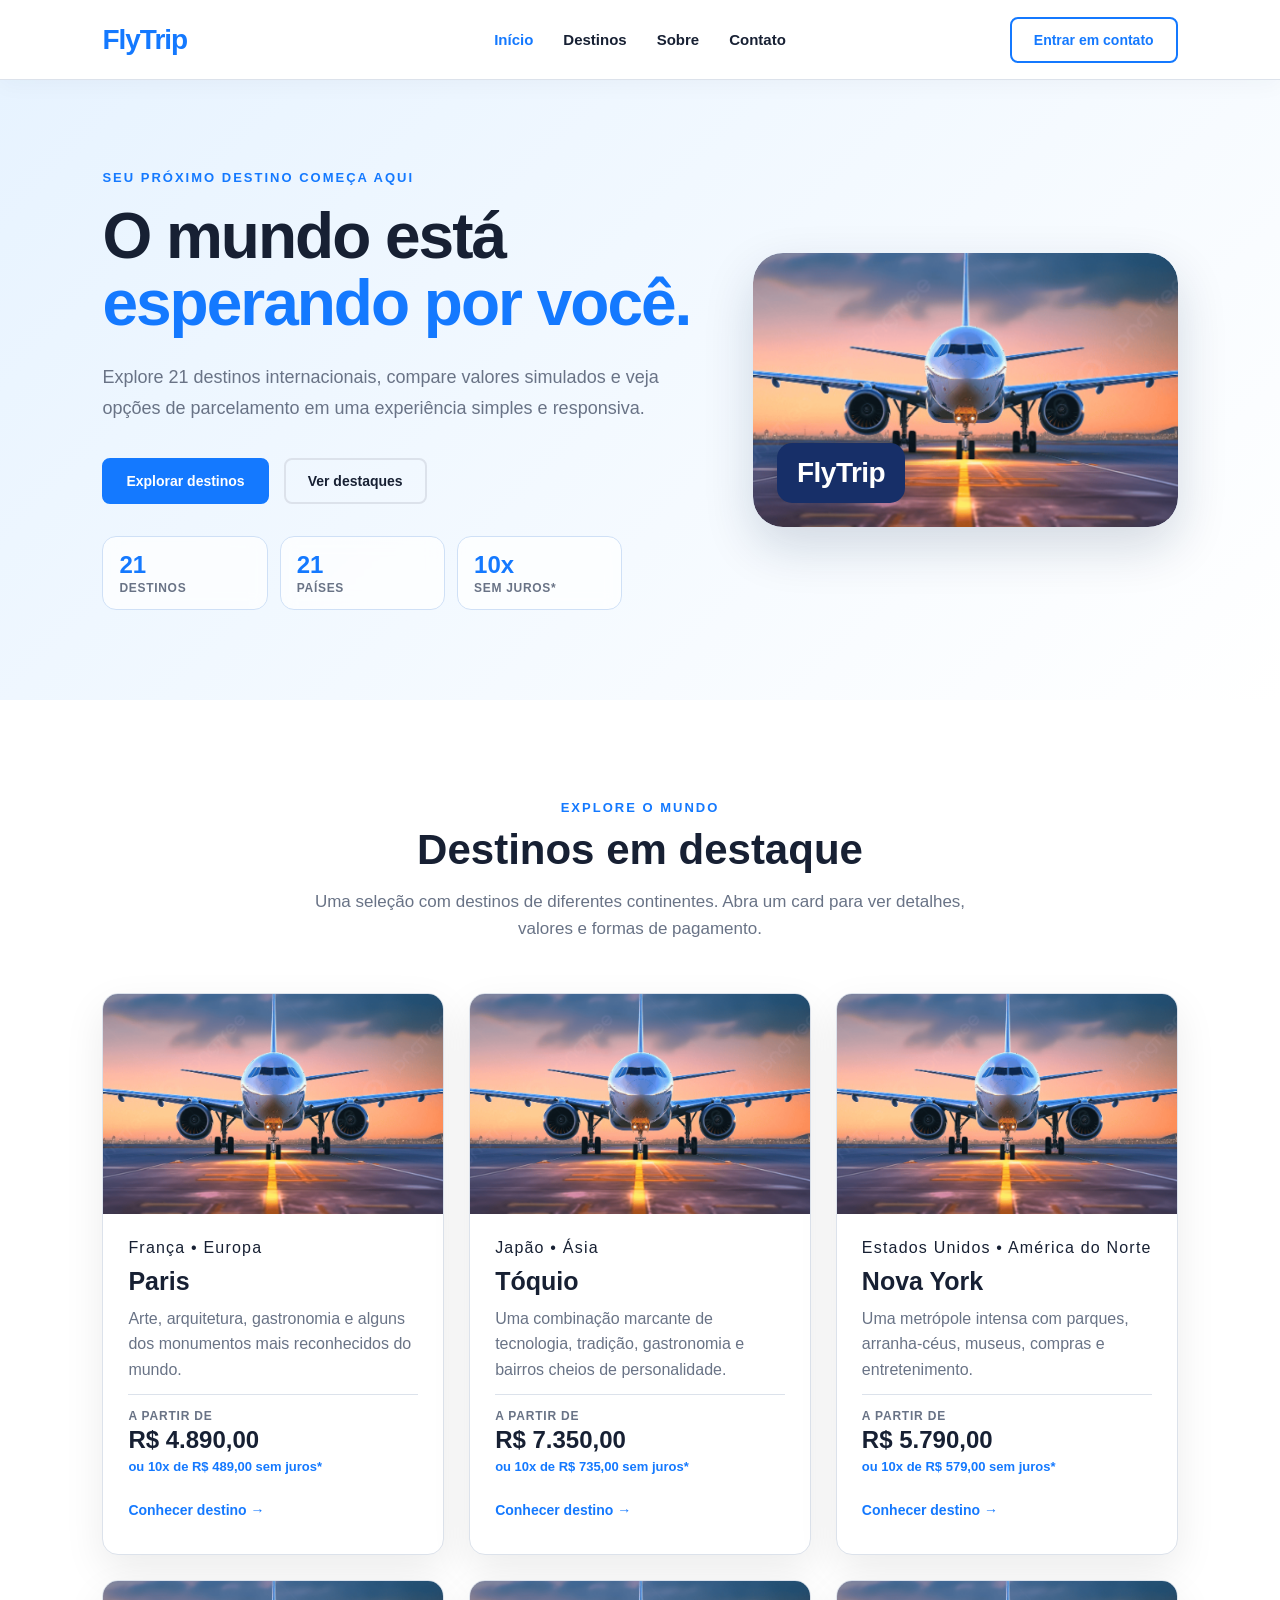
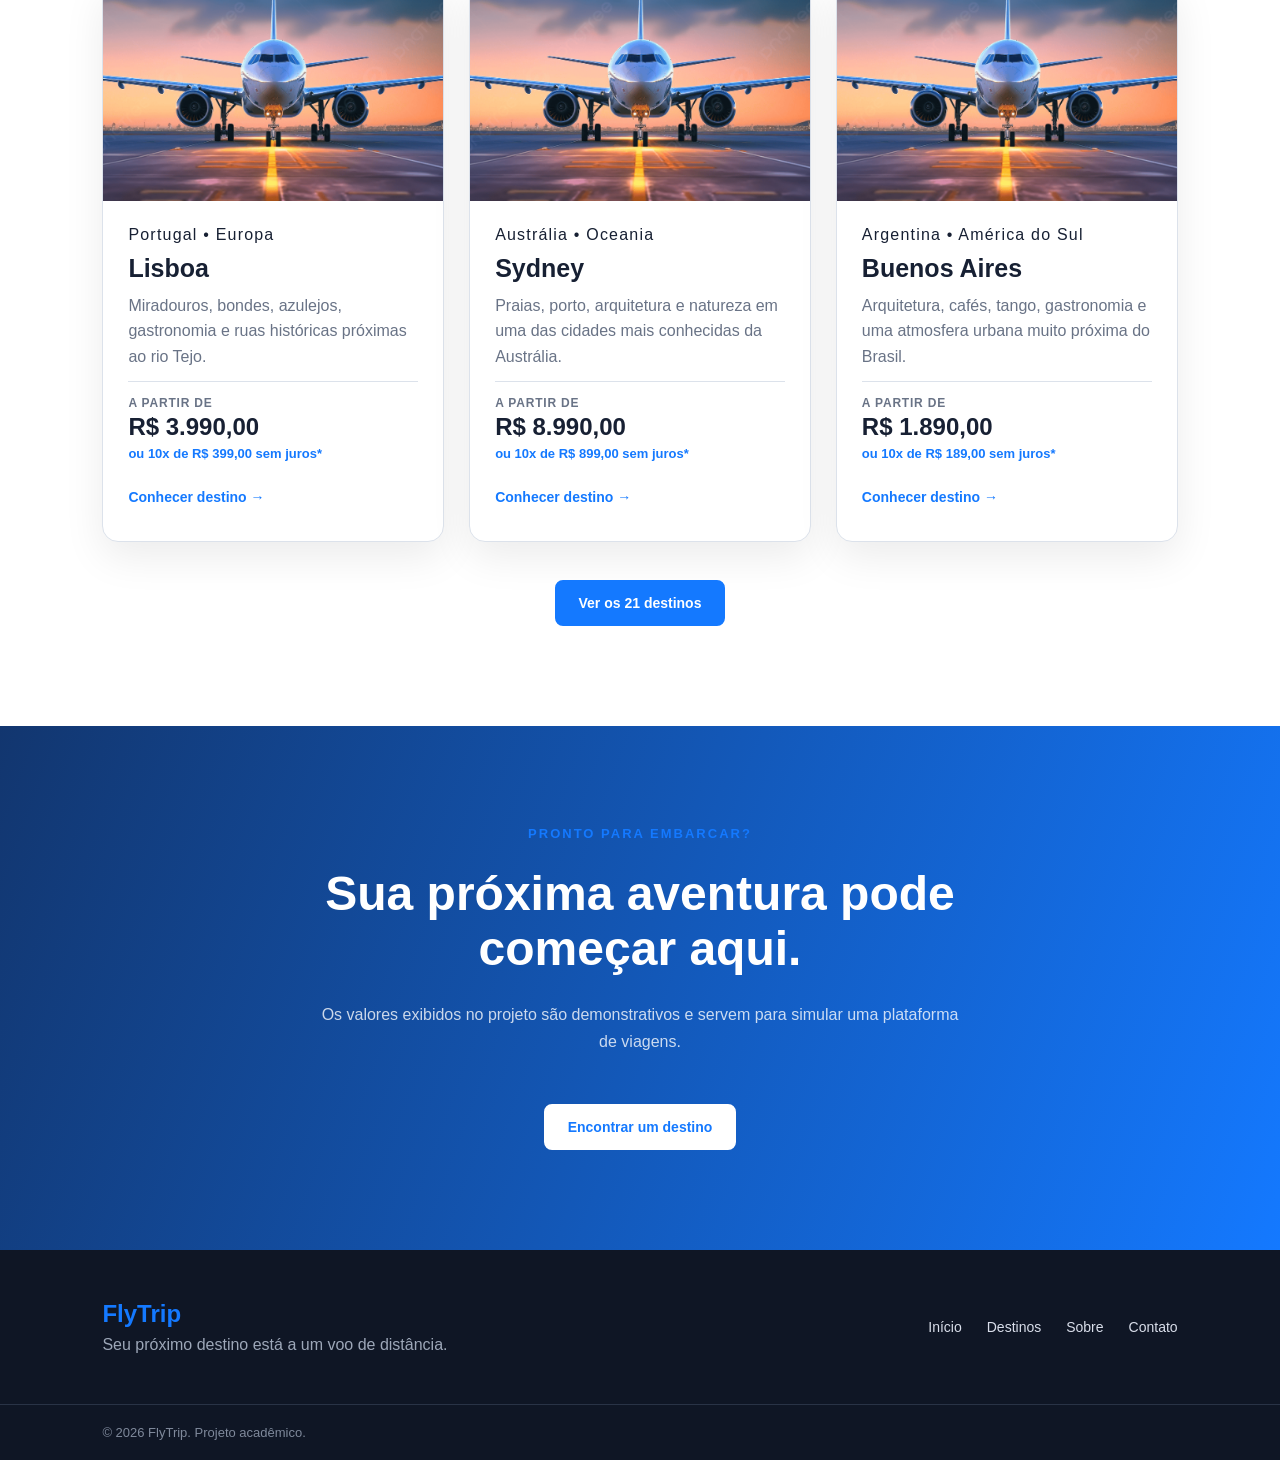
<file: index.html>
<!DOCTYPE html>
<html lang="pt-BR">
<head>
    <meta charset="UTF-8">
    <meta name="viewport" content="width=device-width, initial-scale=1.0">
    <meta name="description" content="FlyTrip: projeto acadêmico de viagens com 21 destinos internacionais, preços simulados e opções de pagamento.">
    <title>FlyTrip | Explore o mundo</title>
    <link rel="stylesheet" href="style.css">
</head>
<body>
<header class="cabecalho">
    <div class="cabecalho-logo"><a class="logo-link" href="index.html">FlyTrip</a></div>
    <nav class="navegacao" aria-label="Navegação principal">
        <a class="navegacao-link navegacao-link-ativo" href="index.html">Início</a>
        <a class="navegacao-link" href="destinos.html">Destinos</a>
        <a class="navegacao-link" href="sobre.html">Sobre</a>
        <a class="navegacao-link" href="contato.html">Contato</a>
    </nav>
    <div class="cabecalho-acoes"><a class="botao botao-secundario" href="contato.html">Entrar em contato</a></div>
</header>
<main>
    <section class="hero">
        <div class="hero-conteudo">
            <p class="hero-subtitulo">SEU PRÓXIMO DESTINO COMEÇA AQUI</p>
            <h1 class="hero-titulo">O mundo está <span class="hero-destaque">esperando por você.</span></h1>
            <p class="hero-descricao">Explore 21 destinos internacionais, compare valores simulados e veja opções de parcelamento em uma experiência simples e responsiva.</p>
            <div class="hero-acoes">
                <a class="botao botao-principal" href="destinos.html">Explorar destinos</a>
                <a class="botao botao-outline" href="#destinos">Ver destaques</a>
            </div>
            <div class="hero-estatisticas" aria-label="Resumo do projeto">
                <div class="hero-estatistica"><strong>21</strong><span>destinos</span></div>
                <div class="hero-estatistica"><strong>21</strong><span>países</span></div>
                <div class="hero-estatistica"><strong>10x</strong><span>sem juros*</span></div>
            </div>
        </div>
        <div class="hero-imagem">
            <img class="hero-imagem-arquivo" src="imagens/hero-aviao-flytrip.png" alt="Avião representando viagens da FlyTrip">
            <div class="hero-logo">FlyTrip</div>
        </div>
    </section>

    <section class="destinos" id="destinos">
        <div class="secao-cabecalho">
            <p class="secao-subtitulo">EXPLORE O MUNDO</p>
            <h2 class="secao-titulo">Destinos em destaque</h2>
            <p class="secao-descricao">Uma seleção com destinos de diferentes continentes. Abra um card para ver detalhes, valores e formas de pagamento.</p>
        </div>
        <div class="destinos-grade" id="destinos-populares"></div>
        <div class="secao-acao-central"><a class="botao botao-principal" href="destinos.html">Ver os 21 destinos</a></div>
    </section>

    <section class="chamada">
        <div class="chamada-conteudo">
            <p class="chamada-subtitulo">PRONTO PARA EMBARCAR?</p>
            <h2 class="chamada-titulo">Sua próxima aventura pode começar aqui.</h2>
            <p class="chamada-descricao">Os valores exibidos no projeto são demonstrativos e servem para simular uma plataforma de viagens.</p>
            <a class="botao botao-principal botao-claro" href="destinos.html">Encontrar um destino</a>
        </div>
    </section>
</main>
<footer class="rodape">
    <div class="rodape-conteudo">
        <div class="rodape-marca"><h2 class="rodape-logo">FlyTrip</h2><p class="rodape-descricao">Seu próximo destino está a um voo de distância.</p></div>
        <div class="rodape-links"><a class="rodape-link" href="index.html">Início</a><a class="rodape-link" href="destinos.html">Destinos</a><a class="rodape-link" href="sobre.html">Sobre</a><a class="rodape-link" href="contato.html">Contato</a></div>
    </div>
    <div class="rodape-final"><p class="rodape-copyright">© 2026 FlyTrip. Projeto acadêmico.</p></div>
</footer>
<script src="script.js"></script>
</body>
</html>
</file>
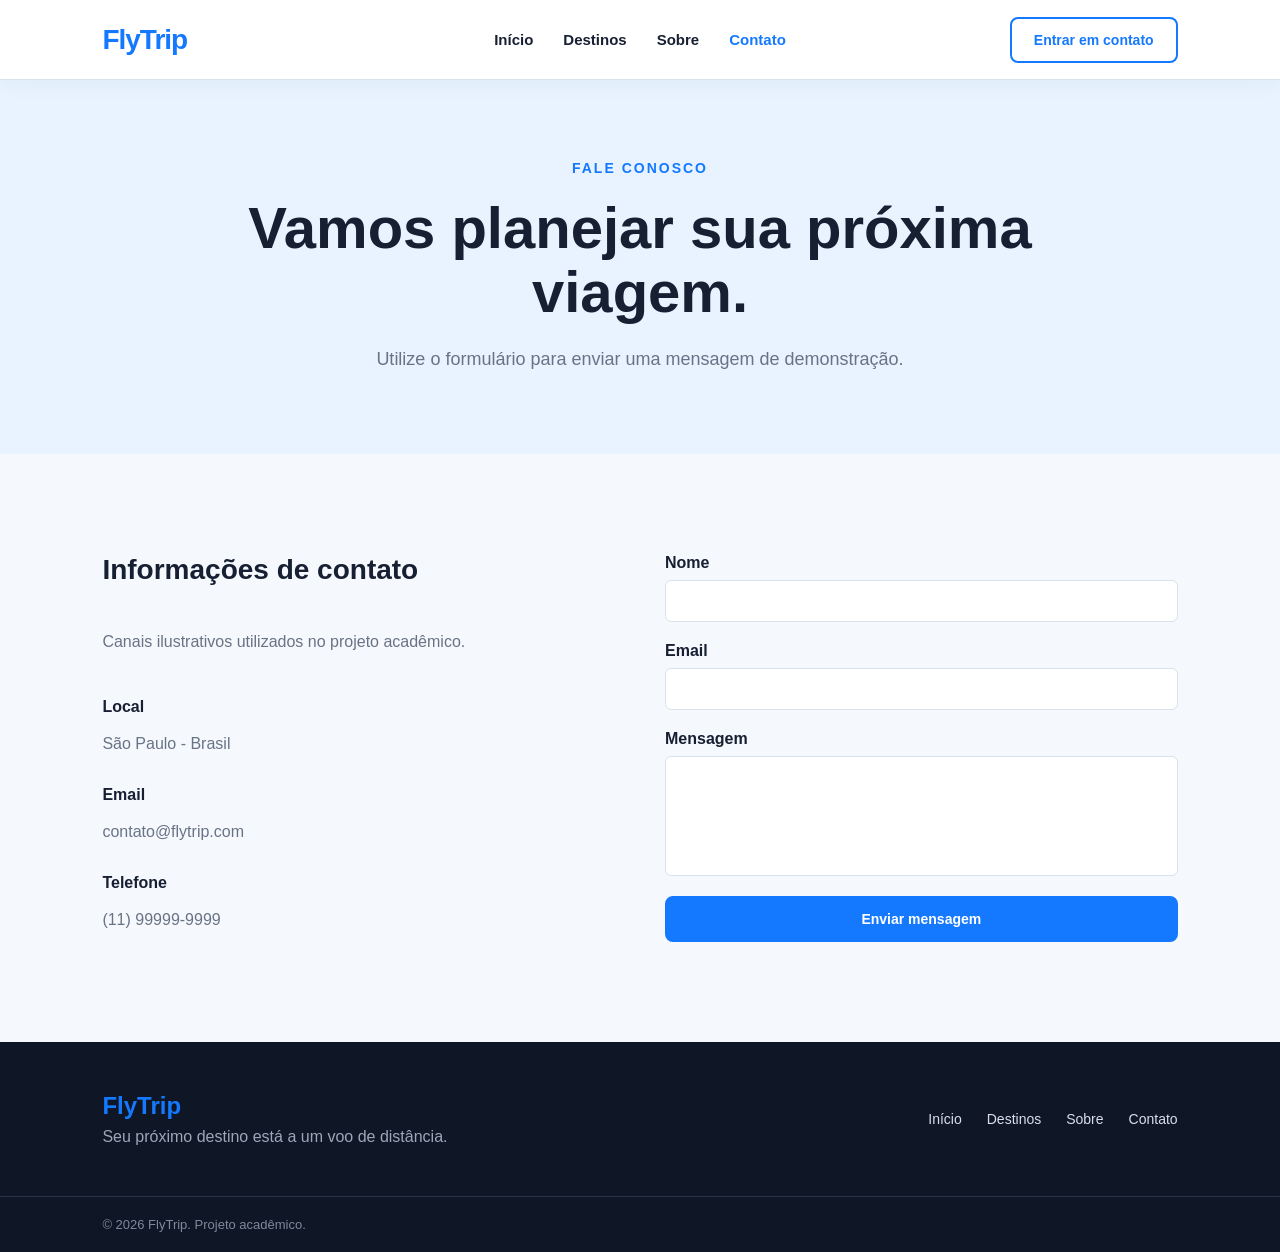
<file: contato.html>
<!DOCTYPE html>
<html lang="pt-BR">
<head>
    <meta charset="UTF-8">
    <meta name="viewport" content="width=device-width, initial-scale=1.0">
    <meta name="description" content="Entre em contato com a FlyTrip.">
    <title>FlyTrip | Contato</title>
    <link rel="stylesheet" href="style.css">
</head>
<body>
<header class="cabecalho">
    <div class="cabecalho-logo"><a class="logo-link" href="index.html">FlyTrip</a></div>
    <nav class="navegacao" aria-label="Navegação principal">
        <a class="navegacao-link" href="index.html">Início</a>
        <a class="navegacao-link" href="destinos.html">Destinos</a>
        <a class="navegacao-link" href="sobre.html">Sobre</a>
        <a class="navegacao-link navegacao-link-ativo" href="contato.html">Contato</a>
    </nav>
    <div class="cabecalho-acoes"><a class="botao botao-secundario" href="contato.html">Entrar em contato</a></div>
</header>
<main>
    <section class="pagina-introducao">
        <div class="pagina-introducao-conteudo">
            <p class="pagina-subtitulo">FALE CONOSCO</p>
            <h1 class="pagina-titulo">Vamos planejar sua próxima viagem.</h1>
            <p class="pagina-descricao">Utilize o formulário para enviar uma mensagem de demonstração.</p>
        </div>
    </section>
    <section class="contato">
        <div class="contato-container">
            <div class="contato-info">
                <h2 class="contato-info-titulo">Informações de contato</h2>
                <p class="contato-info-texto">Canais ilustrativos utilizados no projeto acadêmico.</p>
                <div class="contato-item"><p class="contato-item-titulo">Local</p><p class="contato-item-texto">São Paulo - Brasil</p></div>
                <div class="contato-item"><p class="contato-item-titulo">Email</p><p class="contato-item-texto">contato@flytrip.com</p></div>
                <div class="contato-item"><p class="contato-item-titulo">Telefone</p><p class="contato-item-texto">(11) 99999-9999</p></div>
            </div>
            <div class="contato-formulario">
                <form class="formulario" id="formulario-contato">
                    <div class="form-grupo"><label class="form-label" for="nome">Nome</label><input type="text" class="form-input" id="nome" required></div>
                    <div class="form-grupo"><label class="form-label" for="email">Email</label><input type="email" class="form-input" id="email" required></div>
                    <div class="form-grupo"><label class="form-label" for="mensagem">Mensagem</label><textarea class="form-textarea" id="mensagem" required></textarea></div>
                    <button type="submit" class="botao botao-principal">Enviar mensagem</button>
                    <p class="form-sucesso" id="mensagem-sucesso" role="status">Mensagem enviada com sucesso! (Demonstração)</p>
                </form>
            </div>
        </div>
    </section>
</main>
<footer class="rodape">
    <div class="rodape-conteudo"><div class="rodape-marca"><h2 class="rodape-logo">FlyTrip</h2><p class="rodape-descricao">Seu próximo destino está a um voo de distância.</p></div><div class="rodape-links"><a class="rodape-link" href="index.html">Início</a><a class="rodape-link" href="destinos.html">Destinos</a><a class="rodape-link" href="sobre.html">Sobre</a><a class="rodape-link" href="contato.html">Contato</a></div></div>
    <div class="rodape-final"><p class="rodape-copyright">© 2026 FlyTrip. Projeto acadêmico.</p></div>
</footer>
<script src="script.js"></script>
</body>
</html>
</file>
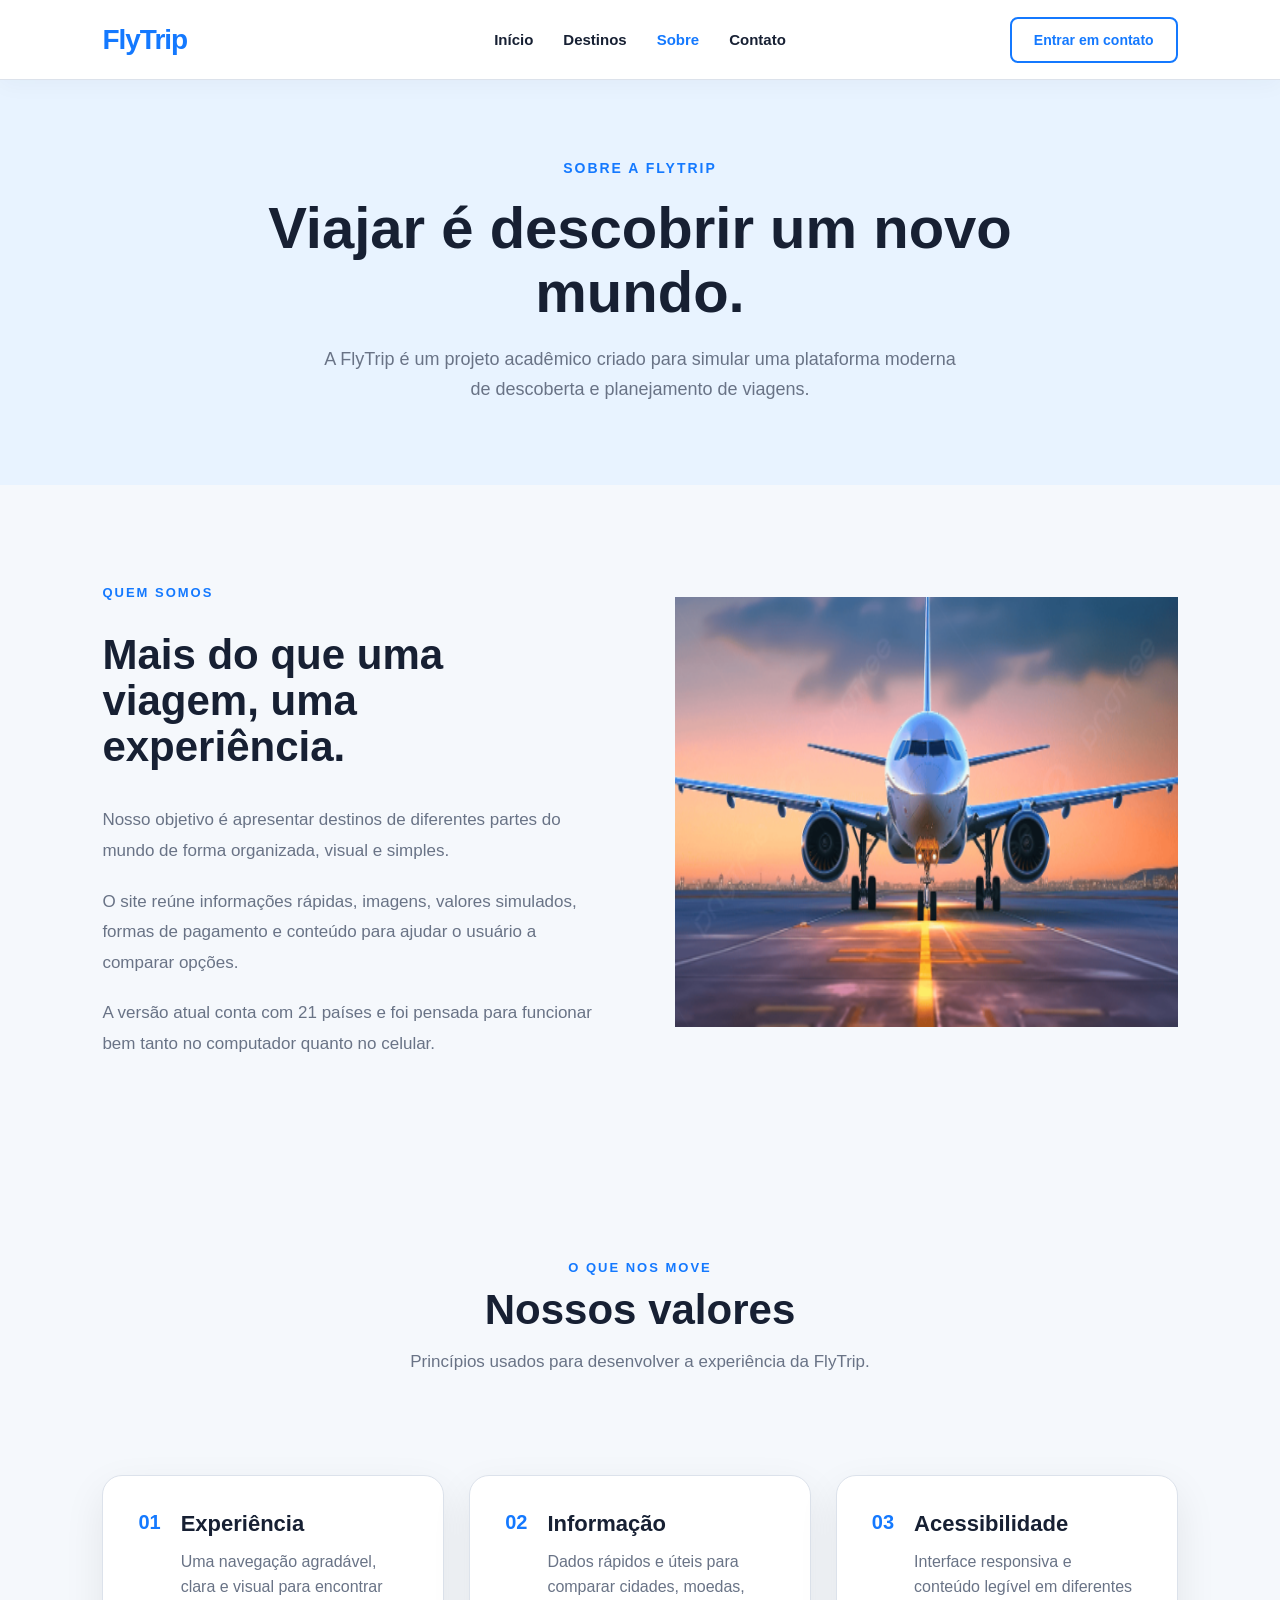
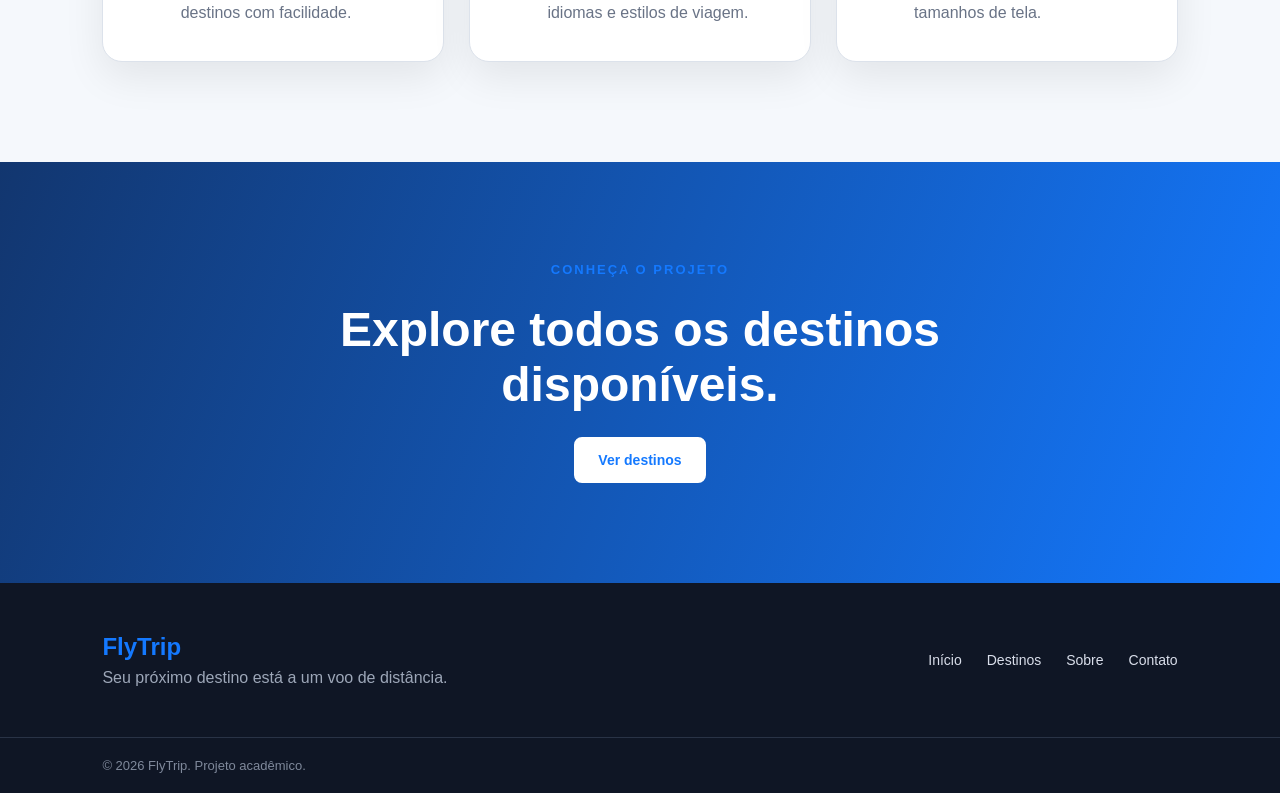
<file: sobre.html>
<!DOCTYPE html>
<html lang="pt-BR">
<head>
    <meta charset="UTF-8">
    <meta name="viewport" content="width=device-width, initial-scale=1.0">
    <meta name="description" content="Conheça a proposta e os valores da FlyTrip, projeto acadêmico de uma plataforma de viagens.">
    <title>FlyTrip | Sobre</title>
    <link rel="stylesheet" href="style.css">
</head>
<body>
<header class="cabecalho">
    <div class="cabecalho-logo"><a class="logo-link" href="index.html">FlyTrip</a></div>
    <nav class="navegacao" aria-label="Navegação principal">
        <a class="navegacao-link" href="index.html">Início</a>
        <a class="navegacao-link" href="destinos.html">Destinos</a>
        <a class="navegacao-link navegacao-link-ativo" href="sobre.html">Sobre</a>
        <a class="navegacao-link" href="contato.html">Contato</a>
    </nav>
    <div class="cabecalho-acoes"><a class="botao botao-secundario" href="contato.html">Entrar em contato</a></div>
</header>
<main>
    <section class="pagina-introducao">
        <div class="pagina-introducao-conteudo">
            <p class="pagina-subtitulo">SOBRE A FLYTRIP</p>
            <h1 class="pagina-titulo">Viajar é descobrir um novo mundo.</h1>
            <p class="pagina-descricao">A FlyTrip é um projeto acadêmico criado para simular uma plataforma moderna de descoberta e planejamento de viagens.</p>
        </div>
    </section>
    <section class="sobre-apresentacao">
        <div class="sobre-texto">
            <p class="secao-subtitulo">QUEM SOMOS</p>
            <h2 class="secao-titulo">Mais do que uma viagem, uma experiência.</h2>
            <p class="sobre-descricao">Nosso objetivo é apresentar destinos de diferentes partes do mundo de forma organizada, visual e simples.</p>
            <p class="sobre-descricao">O site reúne informações rápidas, imagens, valores simulados, formas de pagamento e conteúdo para ajudar o usuário a comparar opções.</p>
            <p class="sobre-descricao">A versão atual conta com 21 países e foi pensada para funcionar bem tanto no computador quanto no celular.</p>
        </div>
        <div class="sobre-imagem">
            <img class="sobre-imagem-real imagem-com-fallback" src="https://images.unsplash.com/photo-1510634047060-93a4747e85c4?auto=format&fit=crop&fm=jpg&q=85&w=1600" alt="Equipe de aviação representando a FlyTrip" loading="lazy">
        </div>
    </section>
    <section class="valores">
        <div class="secao-cabecalho">
            <p class="secao-subtitulo">O QUE NOS MOVE</p>
            <h2 class="secao-titulo">Nossos valores</h2>
            <p class="secao-descricao">Princípios usados para desenvolver a experiência da FlyTrip.</p>
        </div>
        <div class="valores-grade">
            <article class="valor-card"><div class="valor-numero">01</div><div class="valor-conteudo"><h3 class="valor-titulo">Experiência</h3><p class="valor-descricao">Uma navegação agradável, clara e visual para encontrar destinos com facilidade.</p></div></article>
            <article class="valor-card"><div class="valor-numero">02</div><div class="valor-conteudo"><h3 class="valor-titulo">Informação</h3><p class="valor-descricao">Dados rápidos e úteis para comparar cidades, moedas, idiomas e estilos de viagem.</p></div></article>
            <article class="valor-card"><div class="valor-numero">03</div><div class="valor-conteudo"><h3 class="valor-titulo">Acessibilidade</h3><p class="valor-descricao">Interface responsiva e conteúdo legível em diferentes tamanhos de tela.</p></div></article>
        </div>
    </section>
    <section class="chamada"><div class="chamada-conteudo"><p class="chamada-subtitulo">CONHEÇA O PROJETO</p><h2 class="chamada-titulo">Explore todos os destinos disponíveis.</h2><a class="botao botao-principal botao-claro" href="destinos.html">Ver destinos</a></div></section>
</main>
<footer class="rodape">
    <div class="rodape-conteudo"><div class="rodape-marca"><h2 class="rodape-logo">FlyTrip</h2><p class="rodape-descricao">Seu próximo destino está a um voo de distância.</p></div><div class="rodape-links"><a class="rodape-link" href="index.html">Início</a><a class="rodape-link" href="destinos.html">Destinos</a><a class="rodape-link" href="sobre.html">Sobre</a><a class="rodape-link" href="contato.html">Contato</a></div></div>
    <div class="rodape-final"><p class="rodape-copyright">© 2026 FlyTrip. Projeto acadêmico.</p></div>
</footer>
<script src="script.js"></script>
</body>
</html>
</file>
<file: style.css>
/* ========================================
   CONFIGURAÇÕES GERAIS
======================================== */
* {
    margin: 0;
    padding: 0;
    box-sizing: border-box;
}
html {
    scroll-behavior: smooth;
}
body {
    font-family: Arial, Helvetica, sans-serif;
    background-color: #f5f8fc;
    color: #172033;
}
html,
body {
    width: 100%;
    max-width: 100%;
    overflow-x: hidden;
}
a {
    text-decoration: none;
}
img {
    max-width: 100%;
    display: block;
}
/* ========================================
   VARIÁVEIS
======================================== */
:root {
    --azul-principal: #1479ff;
    --azul-escuro: #075ac7;
    --azul-fundo: #e8f3ff;
    --fundo: #f5f8fc;
    --branco: #ffffff;
    --texto: #172033;
    --texto-secundario: #697386;
    --borda: #dce2eb;
    --sombra: 0 15px 40px rgba(0, 0, 0, 0.08);
}
/* ========================================
   PÁGINA SOBRE
======================================== */

/* ========================================
   APRESENTAÇÃO
======================================== */
.sobre-apresentacao {
    display: grid;
    grid-template-columns: 1fr 1fr;
    gap: 70px;
    align-items: center;
    padding: 100px 8%;
}
.sobre-texto {
    display: grid;
    grid-template-columns: 1fr;
    gap: 20px;
}
.sobre-descricao {
    margin: 0;
    color: var(--texto-secundario);
    font-size: 17px;
    line-height: 1.8;
}
.sobre-imagem {
    display: grid;
    min-height: 450px;
}
.sobre-imagem .imagem-placeholder {
    display: grid;
    align-content: center;
    justify-items: center;
    min-height: 450px;
    border-radius: 25px;
    background-color: var(--azul-fundo);
    border: 1px solid var(--borda);
}
.sobre-imagem .imagem-placeholder-texto {
    font-size: 32px;
    font-weight: 700;
    color: var(--azul-principal);
}
.sobre-imagem .imagem-placeholder-legenda {
    color: var(--texto-secundario);
}
/* ========================================
   VALORES
======================================== */
.valores {
    display: grid;
    grid-template-columns: 1fr;
    gap: 50px;
    padding: 100px 8%;
    background-color: var(--fundo);
}
.valores-grade {
    display: grid;
    grid-template-columns: repeat(3, 1fr);
    gap: 25px;
}
.valor-card {
    display: grid;
    grid-template-columns: auto 1fr;
    gap: 20px;
    padding: 35px;
    background-color: var(--branco);
    border: 1px solid var(--borda);
    border-radius: 20px;
    box-shadow: var(--sombra);
    transition: transform 0.3s ease, box-shadow 0.3s ease;
}
.valor-card:hover {
    transform: translateY(-8px);
}
.valor-numero {
    color: var(--azul-principal);
    font-size: 20px;
    font-weight: 800;
}
.valor-conteudo {
    display: grid;
    grid-template-columns: 1fr;
    gap: 12px;
}
.valor-titulo {
    margin: 0;
    color: var(--texto);
    font-size: 22px;
}
.valor-descricao {
    margin: 0;
    color: var(--texto-secundario);
    line-height: 1.6;
}
/* ========================================
   RESPONSIVIDADE DA PÁGINA SOBRE
======================================== */
@media (max-width: 1000px) {
    .sobre-apresentacao {
        grid-template-columns: 1fr;
        gap: 50px;
    }
    .sobre-imagem {
        order: -1;
    }
    .valores-grade {
        grid-template-columns: 1fr;
    }
}
@media (max-width: 650px) {
    .sobre-apresentacao {
        padding: 70px 6%;
    }
    .valores {
        padding: 70px 6%;
    }
    .valor-card {
        grid-template-columns: 1fr;
        gap: 15px;
        padding: 25px;
    }
    .sobre-imagem,
    .sobre-imagem .imagem-placeholder {
        min-height: 320px;
    }
}
/* ========================================
   CABEÇALHO
======================================== */
.cabecalho {
    width: 100%;
    max-width: 100%;
    min-height: 80px;
    padding: 0 8%;
    display: grid;
    grid-template-columns: 1fr auto 1fr;
    align-items: center;
    gap: 30px;
    background-color: var(--branco);
    border-bottom: 1px solid var(--borda);
}
.cabecalho-logo {
    justify-self: start;
}
.logo-link {
    color: var(--azul-principal);
    font-size: 28px;
    font-weight: 800;
    letter-spacing: -1px;
}
.navegacao {
    display: grid;
    grid-template-columns: repeat(4, auto);
    gap: 30px;
    align-items: center;
}
.navegacao-item {
    display: grid;
    place-items: center;
}
.navegacao-link {
    color: var(--texto);
    font-size: 15px;
    font-weight: 600;
    transition: 0.3s;
}
.navegacao-link:hover {
    color: var(--azul-principal);
}
.navegacao-link-ativo {
    color: var(--azul-principal);
}
.cabecalho-acoes {
    justify-self: end;
}
/* ========================================
   BOTÕES
======================================== */
.botao {
    display: inline-flex;
    align-items: center;
    justify-content: center;
    min-height: 46px;
    padding: 0 22px;
    border-radius: 8px;
    font-size: 14px;
    font-weight: 700;
    cursor: pointer;
    transition: transform 0.3s, background-color 0.3s, color 0.3s, border-color 0.3s;
}
.botao-principal {
    background-color: var(--azul-principal);
    color: var(--branco);
    border: 2px solid var(--azul-principal);
}
.botao-principal:hover {
    background-color: var(--azul-escuro);
    border-color: var(--azul-escuro);
    transform: translateY(-2px);
}
.botao-secundario {
    background-color: transparent;
    color: var(--azul-principal);
    border: 2px solid var(--azul-principal);
}
.botao-secundario:hover {
    background-color: var(--azul-principal);
    color: var(--branco);
}
.botao-outline {
    background-color: transparent;
    color: var(--texto);
    border: 2px solid var(--borda);
}
.botao-outline:hover {
    color: var(--azul-principal);
    border-color: var(--azul-principal);
}
/* ========================================
   HERO
======================================== */
.hero {
    width: 100%;
    min-height: 620px;
    padding: 80px 8%;
    display: grid;
    grid-template-columns: repeat(12, 1fr);
    align-items: center;
    gap: 40px;
    background: linear-gradient(135deg, #e7f3ff, #ffffff);
}
/* Parte esquerda */
.hero-conteudo {
    grid-column: 1 / 8;
}
.hero-texto {
    max-width: 650px;
}
.hero-subtitulo {
    margin-bottom: 18px;
    color: var(--azul-principal);
    font-size: 13px;
    font-weight: 800;
    letter-spacing: 2px;
}
.hero-titulo {
    margin-bottom: 25px;
    font-size: clamp(45px, 5vw, 70px);
    line-height: 1.05;
    letter-spacing: -2px;
}
.hero-destaque {
    color: var(--azul-principal);
}
.hero-descricao {
    max-width: 580px;
    margin-bottom: 35px;
    color: var(--texto-secundario);
    font-size: 18px;
    line-height: 1.7;
}
.hero-acoes {
    display: grid;
    grid-template-columns: auto auto;
    justify-content: start;
    gap: 15px;
}
.hero-acao {
    display: grid;
}
/* Parte direita */
.hero-imagem {
    grid-column: 8 / 13;
    min-height: 400px;
    display: grid;
    place-items: center;
}
.imagem-placeholder {
    width: 100%;
    height: 100%;
    min-height: 250px;
    display: grid;
    place-items: center;
    align-content: center;
    gap: 10px;
    border: 3px dashed var(--azul-principal);
    border-radius: 24px;
    background-color: var(--azul-fundo);
}
.imagem-placeholder-texto {
    color: var(--azul-principal);
    font-size: 22px;
    font-weight: 800;
}
.imagem-placeholder-legenda {
    color: var(--texto-secundario);
    font-size: 14px;
}
/* ========================================
   SEÇÃO DE DESTINOS
======================================== */
.destinos {
    padding: 100px 8%;
    background-color: var(--branco);
}
.secao-cabecalho {
    max-width: 700px;
    margin: 0 auto 50px;
    text-align: center;
}
.secao-subtitulo {
    margin-bottom: 12px;
    color: var(--azul-principal);
    font-size: 13px;
    font-weight: 800;
    letter-spacing: 2px;
}
.secao-titulo {
    margin-bottom: 15px;
    font-size: 42px;
    line-height: 1.1
}
.secao-descricao {
    color: var(--texto-secundario);
    font-size: 17px;
    line-height: 1.6;
}
/* GRID DOS CARDS */
.destinos-grade {
    display: grid;
    grid-template-columns: repeat(3, 1fr);
    gap: 25px;
}
.destino-card {
    display: grid;
    grid-template-rows: 220px auto;
    overflow: hidden;
    background-color: var(--branco);
    border: 1px solid var(--borda);
    border-radius: 16px;
    box-shadow: var(--sombra);
    transition: transform 0.3s, box-shadow 0.3s;
}
.destino-card:hover {
    transform: translateY(-8px);
    box-shadow:
        0 20px 45px rgba(0, 0, 0, 0.12);
}
.destino-imagem {
    display: grid;
    overflow: hidden;
}
.destino-imagem .imagem-placeholder {
    min-height: 0;
    height: 100%;
    border: none;
    border-radius: 0;
}
.destino-conteudo {
    display: grid;
    align-content: start;
    gap: 12px;
    padding: 25px;
}
.destino-titulo {
    font-size: 25px;
}
.destino-descricao {
    color: var(--texto-secundario);
    line-height: 1.6;
}
.destino-link {
    width: max-content;
    margin-top: 5px;
    color: var(--azul-principal);
    font-size: 14px;
    font-weight: 700;
}
.destino-link:hover {
    color: var(--azul-escuro);
}
/* ========================================
   INTRODUÇÃO DAS PÁGINAS
======================================== */
.pagina-introducao {
    display: grid;
    grid-template-columns: 1fr;
    min-height: 350px;
    align-items: center;
    padding: 80px 8%;
    background-color: var(--azul-fundo);
    text-align: center;
}
.pagina-introducao-conteudo {
    display: grid;
    grid-template-columns: 1fr;
    gap: 20px;
    max-width: 800px;
    margin: 0 auto;
}
.pagina-subtitulo {
    margin: 0;
    color: var(--azul-principal);
    font-size: 14px;
    font-weight: 700;
    letter-spacing: 2px;
}
.pagina-titulo {
    margin: 0;
    color: var(--texto);
    font-size: clamp(36px, 5vw, 58px);
    line-height: 1.1;
}
.pagina-descricao {
    max-width: 650px;
    margin: 0 auto;
    color: var(--texto-secundario);
    font-size: 18px;
    line-height: 1.7;
}
/* ========================================
   DESTINOS DA PÁGINA
======================================== */
.destinos-pagina {
    display: grid;
    grid-template-columns: 1fr;
    gap: 50px;
    padding: 90px 8%;
}
/* ========================================
   CHAMADA FINAL
======================================== */
.chamada {
    padding: 100px 8%;
    background: linear-gradient(110deg, #12366f, #1479ff);
}
.chamada-conteudo {
    max-width: 800px;
    margin: 0 auto;
    display: grid;
    justify-items: center;
    gap: 25px;
    text-align: center;
}
.chamada-subtitulo {
    color: var(--azul-principal);
    font-size: 13px;
    font-weight: 800;
    letter-spacing: 2px;
}
.chamada-titulo {
    color: var(--branco);
    font-size: 48px;
    line-height: 1.15;
}
/* ========================================
   CONTATO
======================================== */
.contato {
    padding: 100px 8%;
}
.contato-container {
    display: grid;
    grid-template-columns: 1fr 1fr;
    gap: 50px;
}
/* INFO */
.contato-info {
    display: grid;
    gap: 20px;
}
.contato-info-titulo {
    font-size: 28px;
}
.contato-info-texto {
    color: var(--texto-secundario);
}
.contato-item {
    display: grid;
    gap: 5px;
}
.contato-item-titulo {
    font-weight: 700;
}
.contato-item-texto {
    color: var(--texto-secundario);
}
/* FORM */
.contato-formulario {
    display: grid;
}
.formulario {
    display: grid;
    gap: 20px;
}
.form-grupo {
    display: grid;
    gap: 8px;
}
.form-label {
    font-weight: 600;
}
.form-input,
.form-textarea {
    padding: 12px;
    border: 1px solid var(--borda);
    border-radius: 6px;
    font-size: 14px;
}
.form-textarea {
    min-height: 120px;
    resize: none;
}
.form-sucesso {
    display: none;
    color: green;
    font-weight: bold;
}
/* RESPONSIVO */
@media (max-width: 900px) {
    .contato-container {
        grid-template-columns: 1fr;
    }
}
/* ========================================
   RODAPÉ
======================================== */
.rodape {
    background-color: #0f1625;
    color: var(--branco);
}
.rodape-conteudo {
    padding: 50px 8%;
    display: grid;
    grid-template-columns: 1fr auto;
    align-items: center;
    gap: 40px;
}
.rodape-logo {
    margin-bottom: 8px;
    color: var(--azul-principal);
}
.rodape-descricao {
    color: #9da7b8;
}
.rodape-links {
    display: grid;
    grid-template-columns: repeat(4, auto);
    gap: 25px;
}
.rodape-link {
    color: #d9deea;
    font-size: 14px;
}
.rodape-link:hover {
    color: var(--azul-principal);
}
.rodape-final {
    padding: 20px 8%;
    border-top: 1px solid #293346;
}
.rodape-copyright {
    color: #7f899b;
    font-size: 13px;
}
/* ========================================
   RESPONSIVIDADE
======================================== */
@media (max-width: 1000px) {
    .cabecalho {
        grid-template-columns: 1fr;
        justify-items: center;
        padding: 20px 6%;
    }
    .cabecalho-logo,
    .cabecalho-acoes {
        justify-self: center;
    }
    .hero {
        padding: 70px 6%;
    }
    .hero-conteudo {
        grid-column: 1 / 13;
    }
    .hero-imagem {
        grid-column: 1 / 13;
    }
    .destinos {
        padding: 80px 6%;
    }
    .destinos-grade {
        grid-template-columns: repeat(2, 1fr);
    }
    .rodape-conteudo {
        grid-template-columns: 1fr;
        text-align: center;
    }
    .rodape-links {
        justify-content: center;
    }
}
@media (max-width: 650px) {
    .navegacao {
        grid-template-columns: repeat(2, auto);
        gap: 15px 25px;
    }
    .pagina-introducao {
        min-height: 300px;
        padding: 50px 8%;
    }
    .hero {
        min-height: auto;
        min-width: 0;
        padding: 60px 24px;
        grid-template-columns: minmax(0, 1fr);
    }
    .hero-titulo {
        font-size: clamp(36px, 10vw, 45px);
        max-width: 100%;
        min-width: 0;
        overflow-wrap: break-word;
    }
    .hero-imagem {
        grid-column: 1 / -1;
    }
    .hero-acoes {
        grid-template-columns: 1fr;
    }
    .hero-conteudo {
        grid-column: 1 / -1;
        width: 100%;
        max-width: 100%;
        min-width: 0;
    }
    .hero-titulo,
    .hero-texto {
        width: 100%;
        max-width: 100%;
        min-width: 0;
    }
    .hero-acao,
    .hero-acao .botao {
        width: 100%;
    }
    .destinos {
        padding: 70px 5%;
    }
    .secao-titulo {
        font-size: 35px;
    }
    .destinos-grade {
        grid-template-columns: 1fr;
    }
    .chamada {
        padding: 70px 5%;
    }
    .chamada-titulo {
        font-size: 38px;
    }
    .rodape-links {
        grid-template-columns: repeat(2, auto);
    }
    .hero,
    .hero-conteudo,
    .hero-imagem,
    .hero-titulo,
    .hero-texto {
        min-width: 0;
        max-width: 100%;
    }
    .hero-titulo,
    .hero-texto {
        overflow-wrap: break-word;
    }
}

/* ========================================
   MELHORIAS VISUAIS DA VERSÃO DO GRUPO
======================================== */
.hero-imagem-marca {
    width: 100%;
}

/* ===== FlyTrip v7 - melhorias da entrega acadêmica ===== */
.cabecalho {
    position:sticky;
    top:0;
    z-index:100;
    box-shadow:0 4px 22px rgba(15,39,77,.04)
}
.destino-imagem {
    position:relative;
    min-height:220px;
    background:#e8f3ff
}
.destino-imagem-arquivo {
    width:100%;
    height:100%;
    min-height:220px;
    object-fit:cover;
    transition:transform .35s ease
}
.destino-card:hover .destino-imagem-arquivo {
    transform:scale(1.035)
}
.destino-conteudo {
    grid-template-rows:1fr auto auto;
    min-height:315px
}
.destino-topo {
    display:grid;
    gap:10px
}
.destino-topo .destino-pais {
    margin-bottom:0;
    letter-spacing:1.2px
}
.destino-preco-resumo {
    display:grid;
    gap:4px;
    padding-top:14px;
    border-top:1px solid var(--borda)
}
.destino-preco-label {
    color:var(--texto-secundario);
    font-size:12px;
    font-weight:700;
    text-transform:uppercase;
    letter-spacing:.8px
}
.destino-preco-card {
    color:var(--texto);
    font-size:24px;
    line-height:1.1
}
.destino-parcela-card {
    color:var(--azul-principal);
    font-size:13px;
    font-weight:700;
    line-height:1.45
}
.destino-link {
    display:inline-flex;
    align-items:center;
    min-height:38px;
    margin-top:2px
}
.secao-acao-central {
    display:flex;
    justify-content:center;
    margin-top:38px
}
.hero-estatisticas {
    display:grid;
    grid-template-columns:repeat(3,minmax(100px,1fr));
    gap:12px;
    max-width:520px;
    margin-top:32px
}
.hero-estatistica {
    display:grid;
    gap:2px;
    padding:14px 16px;
    border:1px solid #cfe0f6;
    border-radius:14px;
    background:rgba(255,255,255,.72);
    backdrop-filter:blur(8px)
}
.hero-estatistica strong {
    color:var(--azul-principal);
    font-size:24px
}
.hero-estatistica span {
    color:var(--texto-secundario);
    font-size:12px;
    font-weight:700;
    text-transform:uppercase;
    letter-spacing:.7px
}
.chamada-descricao {
    max-width:650px;
    margin:0 auto 24px;
    color:rgba(255,255,255,.78);
    line-height:1.7
}
.botao-claro {
    background:#fff;
    color:var(--azul-principal);
    border-color:#fff
}
.botao-claro:hover {
    background:#eaf3ff;
    color:var(--azul-escuro);
    border-color:#eaf3ff
}
.destinos-filtros {
    max-width:1120px;
    margin:0 auto 24px;
    display:grid;
    grid-template-columns:1.5fr 1fr auto;
    gap:16px;
    align-items:end;
    padding:20px;
    background:#fff;
    border:1px solid var(--borda);
    border-radius:18px;
    box-shadow:var(--sombra)
}
.filtro-campo {
    display:grid;
    gap:8px;
    color:var(--texto);
    font-size:13px;
    font-weight:800
}
.filtro-input {
    width:100%;
    min-height:48px;
    padding:0 14px;
    border:1px solid var(--borda);
    border-radius:11px;
    background:#fbfdff;
    color:var(--texto);
    font:inherit;
    outline:none;
    transition:border-color .2s,box-shadow .2s
}
.filtro-input:focus {
    border-color:var(--azul-principal);
    box-shadow:0 0 0 3px rgba(20,121,255,.12)
}
.filtro-limpar {
    min-height:48px;
    white-space:nowrap
}
.destinos-meta {
    max-width:1120px;
    margin:0 auto 28px;
    display:flex;
    justify-content:space-between;
    gap:20px;
    align-items:flex-start;
    color:var(--texto-secundario);
    font-size:13px;
    line-height:1.5
}
#resultados-contagem {
    color:var(--texto);
    font-weight:800;
    white-space:nowrap
}
.destinos-aviso {
    text-align:right
}
.sem-resultados {
    max-width:760px;
    margin:50px auto;
    padding:42px;
    text-align:center;
    background:#fff;
    border:1px dashed #b8c8dc;
    border-radius:20px
}
.sem-resultados h2 {
    margin-bottom:10px;
    color:var(--texto)
}
.sem-resultados p {
    color:var(--texto-secundario)
}
.modal-destino-parcela {
    margin-top:-12px;
    margin-bottom:8px;
    color:var(--azul-principal);
    font-size:15px;
    font-weight:800;
    line-height:1.5
}
.modal-destino-preco-nota {
    margin-bottom:18px;
    color:var(--texto-secundario);
    font-size:12px;
    line-height:1.5
}
.credito-lista {
    max-height:285px;
    overflow-y:auto;
    padding-right:4px
}
.credito-item {
    border:1px solid #e5eef9
}
.pagamento-sem-juros,.pagamento-aviso {
    margin-top:12px;
    color:var(--texto-secundario);
    line-height:1.5
}
.modal-destino-imagens[hidden] {
    display:none!important
}
.modal-destino-imagem-principal-arquivo {
    aspect-ratio:16/9;
    min-height:unset;
    max-height:520px
}
.sobre-imagem-real {
    min-height:430px
}
.form-input:focus,.form-textarea:focus {
    outline:none;
    border-color:var(--azul-principal);
    box-shadow:0 0 0 3px rgba(20,121,255,.12)
}
@media (max-width:1000px) {
    .destinos-filtros {
        grid-template-columns:1fr 1fr
    }
    .filtro-limpar {
        grid-column:1/-1
    }
    .hero-estatisticas {
        max-width:none
    }
}
@media (max-width:760px) {
    .cabecalho {
        position:relative
    }
    .destinos-filtros {
        grid-template-columns:1fr;
        padding:16px
    }
    .filtro-limpar {
        grid-column:auto
    }
    .destinos-meta {
        display:grid;
        gap:8px
    }
    .destinos-aviso {
        text-align:left
    }
    .hero-estatisticas {
        grid-template-columns:1fr 1fr 1fr
    }
    .destino-conteudo {
        min-height:0
    }
}
@media (max-width:520px) {
    .hero-estatisticas {
        grid-template-columns:1fr
    }
    .hero-estatistica {
        grid-template-columns:auto 1fr;
        align-items:center;
        gap:10px
    }
    .destino-preco-card {
        font-size:22px
    }
}


/* ===== Ajuste da imagem principal da página inicial ===== */
.hero-imagem {
    position: relative;
    grid-column: 8 / 13;
    width: 100%;
    min-width: 0;
    min-height: 0;
    aspect-ratio: 1.55 / 1;
    display: block;
    overflow: hidden;
    border-radius: 30px;
    background-color: #dce8f8;
    box-shadow: 0 20px 50px rgba(15, 39, 77, 0.16);
}

.hero-imagem-arquivo {
    display: block;
    width: 100%;
    height: 100%;
    min-height: 0;
    object-fit: cover;
    border-radius: inherit;
}

.hero-logo {
    position: absolute;
    left: 24px;
    bottom: 24px;
    z-index: 1;
    padding: 16px 20px;
    border-radius: 15px;
    background-color: #172f68;
    color: #ffffff;
    font-size: 28px;
    font-weight: 800;
    line-height: 1;
    letter-spacing: -0.5px;
    box-shadow: 0 8px 22px rgba(8, 25, 61, 0.24);
}

.form-sucesso.form-sucesso-visivel {
    display: block;
}

@media (max-width: 1000px) {
    .hero-imagem {
        grid-column: 1 / 13;
        aspect-ratio: 1.7 / 1;
    }
}

@media (max-width: 650px) {
    .hero-imagem {
        grid-column: 1 / -1;
        aspect-ratio: 1.15 / 1;
        border-radius: 22px;
    }

    .hero-logo {
        left: 14px;
        bottom: 14px;
        padding: 12px 15px;
        border-radius: 12px;
        font-size: 22px;
    }
}

/* ========================================
   MODAL DE DETALHES DO DESTINO
======================================== */
.body-modal-aberto {
    overflow: hidden;
}

.modal-destino,
.modal-saiba-mais,
.galeria-tela-cheia {
    position: fixed;
    inset: 0;
    z-index: 1000;
    display: none;
    align-items: center;
    justify-content: center;
    padding: 24px;
}

.modal-destino.modal-destino-aberto,
.modal-saiba-mais.modal-saiba-mais-aberto,
.galeria-tela-cheia.galeria-tela-cheia-aberta {
    display: flex;
}

.modal-destino-overlay,
.modal-saiba-mais-overlay,
.galeria-tela-cheia-overlay {
    position: absolute;
    inset: 0;
    background: rgba(8, 19, 42, .72);
    backdrop-filter: blur(5px);
}

.modal-destino-caixa,
.modal-saiba-mais-caixa,
.galeria-tela-cheia-caixa {
    position: relative;
    z-index: 1;
    width: min(1120px, 100%);
    max-height: min(90vh, 900px);
    overflow: auto;
    background: #fff;
    border: 1px solid rgba(255,255,255,.5);
    border-radius: 24px;
    box-shadow: 0 28px 90px rgba(0,0,0,.28);
}

.modal-destino-caixa { padding: 32px; }
.modal-destino-grid {
    display: grid;
    grid-template-columns: minmax(0, 1.5fr) minmax(280px, .8fr);
    gap: 30px;
    align-items: start;
}
.modal-destino-principal { min-width: 0; }
.modal-destino-cabecalho { display: grid; gap: 12px; margin: 4px 44px 22px 0; }
.modal-destino-subtitulo { color: var(--azul-principal); font-size: 12px; font-weight: 800; letter-spacing: 1.4px; text-transform: uppercase; }
.modal-destino-titulo { color: var(--texto); font-size: clamp(30px, 4vw, 44px); line-height: 1.1; }
.modal-destino-descricao { color: var(--texto-secundario); font-size: 15px; line-height: 1.7; }
.modal-destino-fechar {
    position: absolute;
    top: 14px;
    right: 14px;
    z-index: 3;
    display: grid;
    place-items: center;
    width: 42px;
    height: 42px;
    border: 1px solid var(--borda);
    border-radius: 50%;
    background: #fff;
    color: var(--texto);
    font-size: 28px;
    line-height: 1;
    cursor: pointer;
    transition: background .2s, transform .2s;
}
.modal-destino-fechar:hover { background: var(--azul-fundo); transform: rotate(5deg); }
.modal-destino-imagem-principal {
    position: relative;
    display: block;
    width: 100%;
    padding: 0;
    overflow: hidden;
    border: 0;
    border-radius: 16px;
    background: #e8f3ff;
    cursor: zoom-in;
}
.modal-destino-imagem-principal-arquivo { display: block; width: 100%; aspect-ratio: 16/9; object-fit: cover; }
.modal-destino-imagem-principal-legenda {
    position: absolute;
    right: 12px;
    bottom: 12px;
    padding: 8px 12px;
    border-radius: 9px;
    background: rgba(12, 30, 67, .82);
    color: #fff;
    font-size: 12px;
    font-weight: 700;
}
.modal-destino-info-grid { display: grid; grid-template-columns: repeat(4, minmax(0,1fr)); gap: 10px; margin: 18px 0 26px; }
.modal-destino-info-card { min-width: 0; padding: 13px; border: 1px solid var(--borda); border-radius: 12px; background: #f8fbff; }
.modal-destino-info-card-titulo { margin-bottom: 5px; color: var(--texto-secundario); font-size: 11px; font-weight: 800; text-transform: uppercase; letter-spacing: .5px; }
.modal-destino-info-card-texto { color: var(--texto); font-size: 13px; font-weight: 700; line-height: 1.45; overflow-wrap: anywhere; }
.modal-destino-galeria-cabecalho { display: flex; justify-content: space-between; align-items: center; gap: 12px; margin-bottom: 12px; }
.modal-destino-info-titulo { color: var(--texto); font-size: 18px; }
.botao-saiba-mais { min-height: 38px; padding: 0 14px; }
.modal-destino-imagens { display: grid; grid-template-columns: repeat(3, minmax(0,1fr)); gap: 10px; }
.modal-destino-thumb { padding: 0; overflow: hidden; border: 2px solid transparent; border-radius: 12px; background: #e8f3ff; cursor: zoom-in; }
.modal-destino-thumb:focus-visible { outline: 3px solid var(--azul-principal); outline-offset: 2px; }
.modal-destino-imagem { display: block; width: 100%; aspect-ratio: 4/3; object-fit: cover; transition: transform .25s; }
.modal-destino-thumb:hover .modal-destino-imagem { transform: scale(1.05); }
.modal-destino-reserva { position: sticky; top: 0; }
.modal-destino-preco { padding: 24px; border: 1px solid #d9e6f8; border-radius: 18px; background: linear-gradient(160deg, #f4f8ff, #fff); }
.modal-destino-preco-texto { margin-bottom: 12px; color: var(--texto-secundario); font-size: 12px; line-height: 1.5; }
.modal-destino-preco-valor { margin-bottom: 12px; color: var(--texto); font-size: clamp(27px, 3vw, 36px); font-weight: 900; line-height: 1.1; overflow-wrap: anywhere; }
.modal-destino-pagamento { margin-top: 22px; padding-top: 18px; border-top: 1px solid var(--borda); }
.modal-destino-pagamento-titulo { margin-bottom: 12px; color: var(--texto); font-size: 14px; font-weight: 800; }
.pagamento-opcoes { display: grid; grid-template-columns: repeat(2, minmax(0,1fr)); gap: 8px; }
.pagamento-opcao { display: flex; align-items: center; gap: 8px; min-height: 44px; padding: 10px; border: 1px solid var(--borda); border-radius: 10px; background: #fff; color: var(--texto); font: inherit; font-size: 13px; font-weight: 700; cursor: pointer; transition: border-color .2s, background .2s, color .2s; }
.pagamento-opcao:hover,
.pagamento-opcao-ativa { border-color: var(--azul-principal); background: var(--azul-fundo); color: var(--azul-escuro); }
.pagamento-opcao-icone { color: var(--azul-principal); }
.pagamento-detalhes { margin-top: 12px; padding: 14px; border: 1px solid var(--borda); border-radius: 12px; background: #fff; font-size: 13px; }
.pagamento-detalhes-titulo { margin-bottom: 8px; color: var(--texto); font-weight: 800; }
.pagamento-detalhes-texto { color: var(--texto-secundario); line-height: 1.6; }
.pagamento-detalhes-texto strong { color: var(--texto); }
.credito-lista { display: grid; gap: 6px; }
.credito-item { display: flex; justify-content: space-between; gap: 12px; padding: 8px 10px; border-radius: 8px; font-size: 12px; }
.credito-item:nth-child(odd) { background: #f5f8fc; }
.pagamento-aviso,.pagamento-sem-juros { color: var(--texto-secundario); font-size: 12px; line-height: 1.55; }
.modal-saiba-mais { z-index: 1010; }
.modal-saiba-mais-caixa { width: min(700px, 100%); padding: 34px; }
.modal-saiba-mais-titulo { margin: 12px 48px 24px 0; }
.detalhe-secoes { display: grid; gap: 14px; }
.detalhe-secao { padding: 17px; border: 1px solid var(--borda); border-radius: 13px; background: #f9fbff; }
.detalhe-secao-titulo { margin-bottom: 7px; color: var(--texto); font-size: 16px; }
.detalhe-secao-texto { color: var(--texto-secundario); font-size: 14px; line-height: 1.7; }
.galeria-tela-cheia { z-index: 1020; }
.galeria-tela-cheia-caixa { display: grid; justify-items: center; gap: 12px; width: min(1200px, 100%); padding: 20px; background: #101827; }
.galeria-tela-cheia-caixa .modal-destino-fechar { top: 12px; right: 12px; }
.galeria-tela-cheia-imagem { display: block; max-width: 100%; max-height: 76vh; object-fit: contain; border-radius: 10px; }
.galeria-tela-cheia-legenda { color: #fff; font-size: 13px; text-align: center; }

@media (max-width: 900px) {
    .modal-destino-caixa { padding: 24px; }
    .modal-destino-grid { grid-template-columns: 1fr; }
    .modal-destino-reserva { position: static; }
    .modal-destino-info-grid { grid-template-columns: repeat(2, minmax(0,1fr)); }
}
@media (max-width: 560px) {
    .modal-destino, .modal-saiba-mais, .galeria-tela-cheia { padding: 10px; }
    .modal-destino-caixa, .modal-saiba-mais-caixa { padding: 22px 16px; border-radius: 17px; max-height: 94vh; }
    .modal-destino-cabecalho { margin-right: 38px; }
    .modal-destino-info-grid { gap: 8px; }
    .modal-destino-info-card { padding: 10px; }
    .modal-destino-galeria-cabecalho { align-items: flex-start; flex-direction: column; }
    .modal-destino-imagens { grid-template-columns: repeat(2, minmax(0,1fr)); }
    .modal-destino-preco { padding: 18px; }
    .modal-saiba-mais-caixa { padding-top: 28px; }
}
</file>
